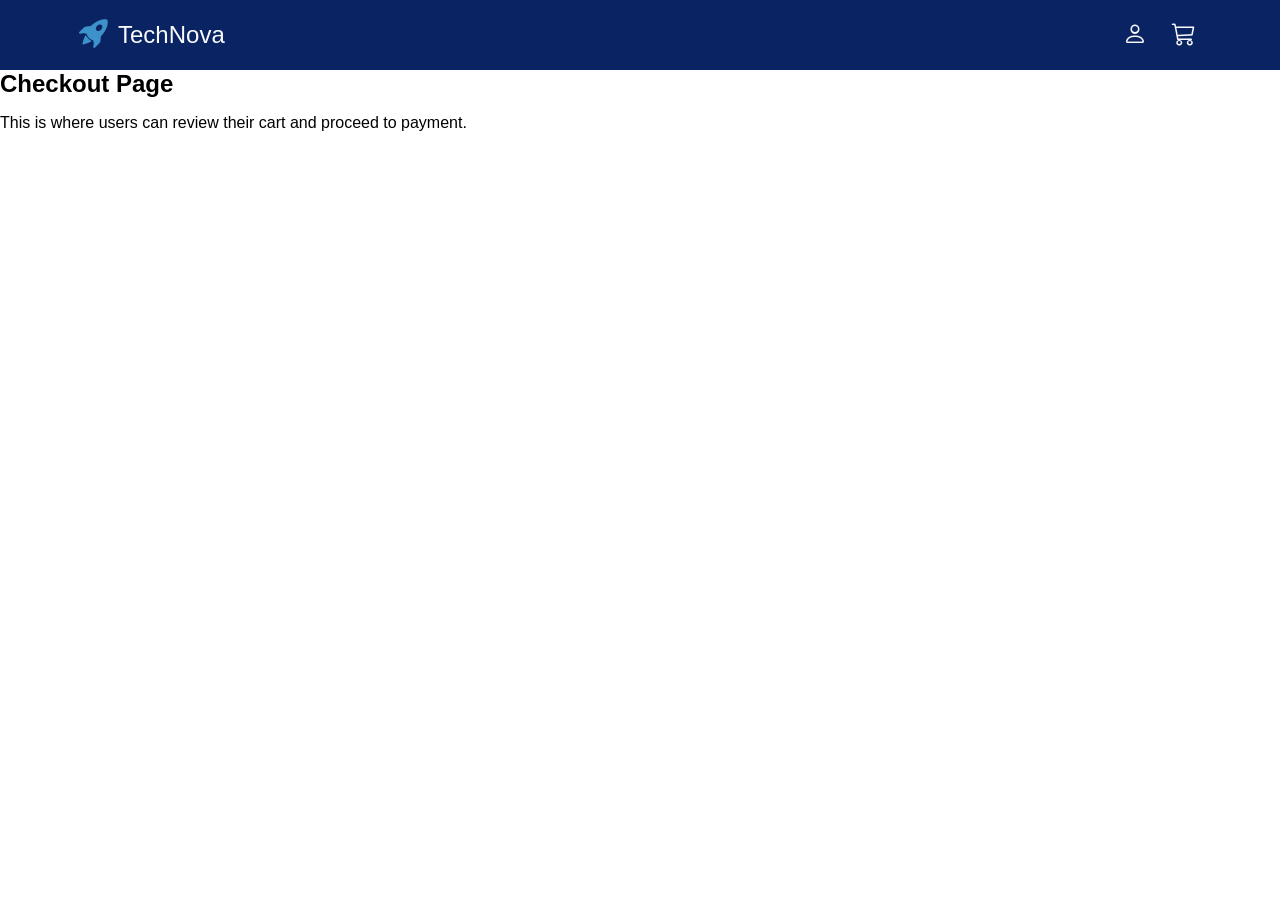
<file: checkout.html>
<!DOCTYPE html>
<html lang="en">
<head>
    <meta charset="UTF-8">
    <meta name="viewport" content="width=device-width, initial-scale=1.0">
        <link rel="stylesheet" href="https://cdn.jsdelivr.net/npm/bootstrap-icons@1.13.1/font/bootstrap-icons.min.css">
    <link rel="stylesheet" href="index.css">
    <link rel="stylesheet" href="responsive.css">
    <title>CheckOut</title>
</head>
<body>
    <!--Nav Bar Code-->
    <div class="navbar">
        <div class="container">
            <a href="index.html" class="logo">
                <i class="bi bi-rocket-takeoff-fill"></i>
                <span>TechNova</span>
            </a>
            <div class="btn1-2">
                <a href="login.html"><i class="bi bi-person"></i></a>
                <i class="bi bi-cart3"></i>
            </div>
        </div>
    </div>

    <!--Checkout Section-->
    <section class="checkout-section">
        <div class="checkout-container">
            <h1>Checkout Page</h1>
            <p>This is where users can review their cart and proceed to payment.</p>
        </div>
    </section>

    <!--Bottom Navigation Bar for Mobile-->
    <section id="phone-nav">
        <div class="icon-cont">
            <ul class="icon-list" >
                <li><a href="index.html"><i class="bi bi-house"></i></a></li>
                <li><a href="categories.html"><i class="bi bi-grid"></i></a></li>
                <li><a href="login.html"><i class="bi bi-person"></i></a></li>
                <li><a href="checkout.html"><i class="bi bi-cart"></i></a></li>
            </ul>
        </div>
    </section>
</body>
</html>
</file>
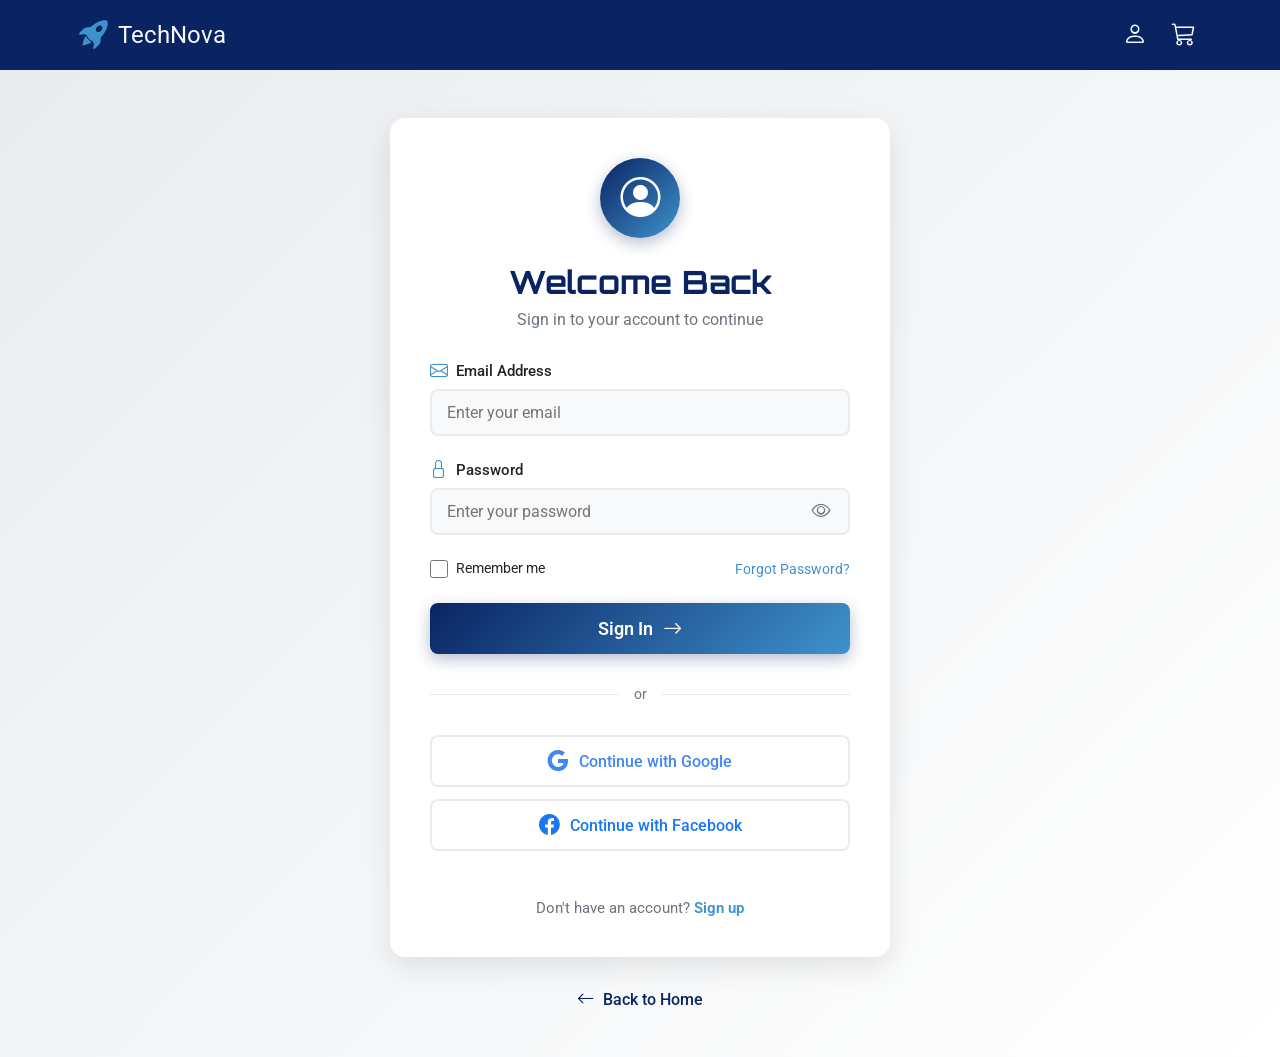
<file: login.html>
<!DOCTYPE html>
<html lang="en">
<head>
    <meta charset="UTF-8">
    <meta name="viewport" content="width=device-width, initial-scale=1.0">
    <link rel="stylesheet" href="https://cdn.jsdelivr.net/npm/bootstrap-icons@1.13.1/font/bootstrap-icons.min.css">
    <link rel="preconnect" href="https://fonts.googleapis.com">
    <link rel="preconnect" href="https://fonts.gstatic.com" crossorigin>
    <link href="https://fonts.googleapis.com/css2?family=Roboto:ital,wght@0,100..900;1,100..900&display=swap" rel="stylesheet">
    <link href="https://fonts.googleapis.com/css2?family=Orbitron:wght@400..900&family=Roboto:ital,wght@0,100..900;1,100..900&display=swap" rel="stylesheet">
    <link rel="stylesheet" href="login_signup.css">
    <link rel="stylesheet" href="index.css">
    <link rel="stylesheet" href="responsive.css">
    <title>Login - TechNova</title>
</head>
<body class="login-page">
    <!--Nav Bar Code-->
    <div class="navbar">
        <div class="container">
            <a href="index.html" class="logo">
                <i class="bi bi-rocket-takeoff-fill"></i>
                <span>TechNova</span>
            </a>
            <div class="btn1-2">
                <i class="bi bi-person"></i>
                <a href="checkout.html"><i class="bi bi-cart3"></i></a>
            </div>
        </div>
    </div>

    <!--Login Section-->
    <section class="login-section">
        <div class="login-container">
            <div class="login-card">
                <div class="login-header">
                    <div class="login-icon">
                        <i class="bi bi-person-circle"></i>
                    </div>
                    <h1>Welcome Back</h1>
                    <p>Sign in to your account to continue</p>
                </div>

                <form class="login-form" id="loginForm">
                    <div class="form-group">
                        <label for="email">
                            <i class="bi bi-envelope"></i>
                            Email Address
                        </label>
                        <input 
                            type="email" 
                            id="email" 
                            name="email" 
                            placeholder="Enter your email"
                            required
                        >
                    </div>

                    <div class="form-group">
                        <label for="password">
                            <i class="bi bi-lock"></i>
                            Password
                        </label>
                        <div class="password-input-wrapper">
                            <input 
                                type="password" 
                                id="password" 
                                name="password" 
                                placeholder="Enter your password"
                                required
                            >
                            <button type="button" class="password-toggle" id="passwordToggle">
                                <i class="bi bi-eye"></i>
                            </button>
                        </div>
                    </div>

                    <div class="form-options">
                        <label class="remember-me">
                            <input type="checkbox" id="remember">
                            <span>Remember me</span>
                        </label>
                        <a href="#" class="forgot-password">Forgot Password?</a>
                    </div>

                    <button type="submit" class="login-btn">
                        <span>Sign In</span>
                        <i class="bi bi-arrow-right"></i>
                    </button>

                    <div class="divider">
                        <span>or</span>
                    </div>

                    <div class="social-login">
                        <button type="button" class="social-btn google-btn">
                            <i class="bi bi-google"></i>
                            <span>Continue with Google</span>
                        </button>
                        <button type="button" class="social-btn facebook-btn">
                            <i class="bi bi-facebook"></i>
                            <span>Continue with Facebook</span>
                        </button>
                    </div>

                    <div class="signup-link">
                        <p>Don't have an account? <a href="signup.html">Sign up</a></p>
                    </div>
                </form>
            </div>

            <div class="login-back-link">
                <a href="index.html">
                    <i class="bi bi-arrow-left"></i>
                    Back to Home
                </a>
            </div>
        </div>
    </section>

    <script>
        // Password toggle functionality
        const passwordToggle = document.getElementById('passwordToggle');
        const passwordInput = document.getElementById('password');

        passwordToggle.addEventListener('click', () => {
            const type = passwordInput.getAttribute('type') === 'password' ? 'text' : 'password';
            passwordInput.setAttribute('type', type);
            
            const icon = passwordToggle.querySelector('i');
            icon.classList.toggle('bi-eye');
            icon.classList.toggle('bi-eye-slash');
        });

        // Form submission
        document.getElementById('loginForm').addEventListener('submit', (e) => {
            e.preventDefault();
            // Add your login logic here
            console.log('Login form submitted');
        });
    </script>
</body>
</html>
</file>
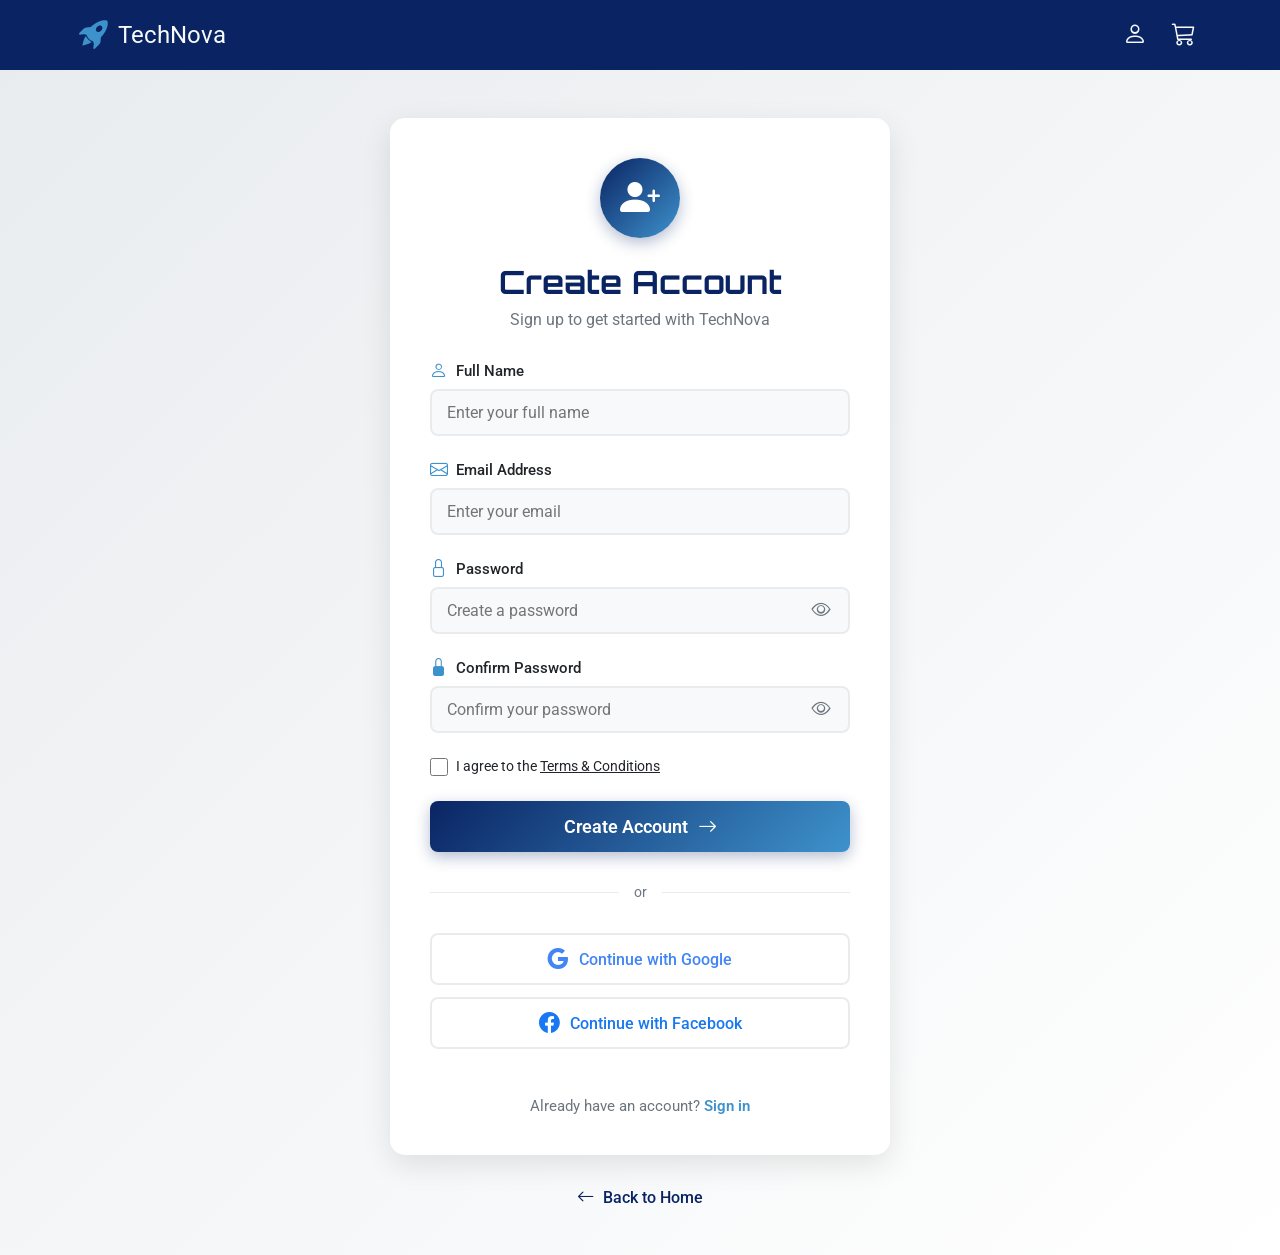
<file: signup.html>
<!DOCTYPE html>
<html lang="en">
<head>
    <meta charset="UTF-8">
    <meta name="viewport" content="width=device-width, initial-scale=1.0">
    <link rel="stylesheet" href="https://cdn.jsdelivr.net/npm/bootstrap-icons@1.13.1/font/bootstrap-icons.min.css">
    <link rel="preconnect" href="https://fonts.googleapis.com">
    <link rel="preconnect" href="https://fonts.gstatic.com" crossorigin>
    <link href="https://fonts.googleapis.com/css2?family=Roboto:ital,wght@0,100..900;1,100..900&display=swap" rel="stylesheet">
    <link href="https://fonts.googleapis.com/css2?family=Orbitron:wght@400..900&family=Roboto:ital,wght@0,100..900;1,100..900&display=swap" rel="stylesheet">
    <link rel="stylesheet" href="index.css">
    <link rel="stylesheet" href="login_signup.css">
    <link rel="stylesheet" href="responsive.css">
    <title>Sign Up - TechNova</title>
</head>
<body class="login-page">
    <!--Nav Bar Code-->
    <div class="navbar">
        <div class="container">
            <a href="index.html" class="logo">
                <i class="bi bi-rocket-takeoff-fill"></i>
                <span>TechNova</span>
            </a>
            <div class="btn1-2">
                <a href="login.html"><i class="bi bi-person"></i></a>
                <a href="index.html"><i class="bi bi-cart3"></i></a>
            </div>
        </div>
    </div>

    <!--Signup Section-->
    <section class="login-section">
        <div class="login-container">
            <div class="login-card">
                <div class="login-header">
                    <div class="login-icon">
                        <i class="bi bi-person-plus-fill"></i>
                    </div>
                    <h1>Create Account</h1>
                    <p>Sign up to get started with TechNova</p>
                </div>

                <form class="login-form" id="signupForm">
                    <div class="form-group">
                        <label for="fullName">
                            <i class="bi bi-person"></i>
                            Full Name
                        </label>
                        <input 
                            type="text" 
                            id="fullName" 
                            name="fullName" 
                            placeholder="Enter your full name"
                            required
                        >
                    </div>

                    <div class="form-group">
                        <label for="email">
                            <i class="bi bi-envelope"></i>
                            Email Address
                        </label>
                        <input 
                            type="email" 
                            id="email" 
                            name="email" 
                            placeholder="Enter your email"
                            required
                        >
                    </div>

                    <div class="form-group">
                        <label for="password">
                            <i class="bi bi-lock"></i>
                            Password
                        </label>
                        <div class="password-input-wrapper">
                            <input 
                                type="password" 
                                id="password" 
                                name="password" 
                                placeholder="Create a password"
                                required
                                minlength="8"
                            >
                            <button type="button" class="password-toggle" id="passwordToggle">
                                <i class="bi bi-eye"></i>
                            </button>
                        </div>
                    </div>

                    <div class="form-group">
                        <label for="confirmPassword">
                            <i class="bi bi-lock-fill"></i>
                            Confirm Password
                        </label>
                        <div class="password-input-wrapper">
                            <input 
                                type="password" 
                                id="confirmPassword" 
                                name="confirmPassword" 
                                placeholder="Confirm your password"
                                required
                            >
                            <button type="button" class="password-toggle" id="confirmPasswordToggle">
                                <i class="bi bi-eye"></i>
                            </button>
                        </div>
                    </div>

                    <div class="form-options signup-options">
                        <label class="remember-me">
                            <input type="checkbox" id="terms" required>
                            <span>I agree to the <a href="#" class="terms-link">Terms & Conditions</a></span>
                        </label>
                    </div>

                    <button type="submit" class="login-btn">
                        <span>Create Account</span>
                        <i class="bi bi-arrow-right"></i>
                    </button>

                    <div class="divider">
                        <span>or</span>
                    </div>

                    <div class="social-login">
                        <button type="button" class="social-btn google-btn">
                            <i class="bi bi-google"></i>
                            <span>Continue with Google</span>
                        </button>
                        <button type="button" class="social-btn facebook-btn">
                            <i class="bi bi-facebook"></i>
                            <span>Continue with Facebook</span>
                        </button>
                    </div>

                    <div class="signup-link">
                        <p>Already have an account? <a href="login.html">Sign in</a></p>
                    </div>
                </form>
            </div>

            <div class="login-back-link">
                <a href="index.html">
                    <i class="bi bi-arrow-left"></i>
                    Back to Home
                </a>
            </div>
        </div>
    </section>

    <script>
        // Password toggle functionality
        const passwordToggle = document.getElementById('passwordToggle');
        const passwordInput = document.getElementById('password');
        const confirmPasswordToggle = document.getElementById('confirmPasswordToggle');
        const confirmPasswordInput = document.getElementById('confirmPassword');

        passwordToggle.addEventListener('click', () => {
            const type = passwordInput.getAttribute('type') === 'password' ? 'text' : 'password';
            passwordInput.setAttribute('type', type);
            
            const icon = passwordToggle.querySelector('i');
            icon.classList.toggle('bi-eye');
            icon.classList.toggle('bi-eye-slash');
        });

        confirmPasswordToggle.addEventListener('click', () => {
            const type = confirmPasswordInput.getAttribute('type') === 'password' ? 'text' : 'password';
            confirmPasswordInput.setAttribute('type', type);
            
            const icon = confirmPasswordToggle.querySelector('i');
            icon.classList.toggle('bi-eye');
            icon.classList.toggle('bi-eye-slash');
        });

        // Form validation
        document.getElementById('signupForm').addEventListener('submit', (e) => {
            e.preventDefault();
            
            const password = passwordInput.value;
            const confirmPassword = confirmPasswordInput.value;
            
            if (password !== confirmPassword) {
                alert('Passwords do not match!');
                confirmPasswordInput.focus();
                return;
            }
            
            if (password.length < 8) {
                alert('Password must be at least 8 characters long!');
                passwordInput.focus();
                return;
            }
            
            // Add your signup logic here
            console.log('Signup form submitted');
            alert('Account created successfully!');
        });
    </script>
</body>
</html>
</file>
<file: index.css>
:root{
    --primary-color:#0A2463;
    --secondary-color:#3E92CC;
    --light: #f8f9fa;
    --accent: #D8315B;
    --dark: #212529;
    --grey: #6C757D;
    --light-gray: #E9ECEF;
}

*{
    margin: 0px;
    padding: 0px;
    box-sizing: border-box;
}

body{
    font-family: 'Roboto', sans-serif;
}

a{
    text-decoration: none;
}

h1, h2, h3, h4, h5, h6{
    font-family: 'Orbitron', sans-serif;
    font-weight: 700;
    margin-bottom: 1rem;
}

.container{
    display: flex;
    width: 90%;
    max-width: 1200px;
    padding: 0 15px;
    margin: 0 auto;
}

.navbar{
    position: sticky;
    top: 0;
    z-index: 1000;
    flex-direction: row;
    padding: 1rem 0;
    background-color: var(--primary-color);
    color: var(--light);
}

.navbar .container{
    display: flex;
    justify-content: space-between;
    align-items: center;
}

/* Navbar without searchbar (for login/signup pages) */
.navbar .container:not(:has(.searchbar)),
.login-page .navbar .container {
    justify-content: space-between;
}

.navbar .logo{
    display: flex;
    flex-direction: row;
    align-items: center;
    margin-right: 10px;
    font-size: 1.5rem;
    text-decoration: none;
    color: inherit;
}

.navbar .logo:hover {
    opacity: 0.9;
}

.logo i{
    color: var(--secondary-color);
    font-size: 1.8rem;
    margin-right: 10px;
}

.conection{
    display: flex;
    flex-direction: row;
    align-items: center;
    justify-content: center;
    gap: 20px;

    width: 100%;
}

.searchbar{
    display: flex;
    width: 50%;
    margin-right: 2%;
}

.searchbar input{
    width: 100%;
    padding: 10px 15px;
    border: none;
    border-radius: 4px 0 0 4px;
    font-size: 1rem;
}

.searchbar button{
    background-color: var(--secondary-color);
    color: white;
    border: none;
    border-radius: 0px 4px 4px 0px;
    padding: 0 15px;
    cursor: pointer;
}

.btn1-2{
    display: flex;
    align-items: center;
    gap: 15px;
}

.btn1-2 i{
    font-size: 1.5rem;
    padding: 5px;
    cursor: pointer;
    font-weight: 500;
    transition: color 0.5s ease;
}

 .btn1-2 .btn1{
    font-size: 1.8rem;
}

.btn1-2 .btn2{
    font-size: 1.6rem;
}

.btn1-2 a {
    display: inline-flex;
    color: inherit;
    text-decoration: none;
}

.btn1-2 i:hover{
    color: var(--secondary-color);
}

.btn1-2 a:hover i {
    color: var(--secondary-color);
}

/*Shop by category section code*/

.categories{
    background-color: white;
    padding: 5rem 0;
}

.categories .container{
    display: flex;
    flex-direction: column;
    align-items: center;
}

.categories h1{
    color: var(--primary-color);
    margin-bottom: 0.8%;
}

hr{
    width: 10%;
    text-align: center;
    height: 5px;
    background-color: var(--accent);
    border: none;
    border-radius: 5px;
    margin-bottom: 3%;
}

.cards{
    display: flex;
    flex-direction: row;
    width: 100%;
    justify-content: space-around;
}

.cards .card{
    position: relative;
    display: flex;
    flex-direction: column;
    width: 25%;
    border-radius: 10px;
    overflow: hidden;
    box-shadow: 0px 8px 8px 0px rgba(0,0,0,0.4);
    margin: 0 0.8rem;
}

.card img{
    width: 100%;
    height: 200px;
    object-fit: cover;
    display: block;
}

.card-info{
    position: absolute;
    bottom: 0;
    left: 0;
    right: 0;
    color: white;
    padding: 1rem;
    background: linear-gradient(to top, rgba(0,0,0, 0.8), transparent);
}

.card-info a {
    color: var(--secondary-color);
    font-weight: 500;
    display: flex;
    align-items: center;
}

.card-info a i{
    margin-left: 5px;
    font-size: 2rem;
    transition: transform 0.3s ease;
}

.card:hover{
    transform: translateY(-5px);
    transition:  0.3s ease;
}

.card:hover .card-info a i{
    transform: translateX(5px);
}

/* Deal of the day section */

.DealOfTheDay{
    background-color: var(--light-gray);
    padding: 2rem 0;
}

.deal-sec{
    display: flex;
    flex-direction: column;
    align-items: center;
}

.info-container{
    display: flex;
    background-color: white;
    width: 100%;
    justify-content: space-around;
    padding: 2rem 0;
    border-radius: 10px;
    box-shadow: 2px 2px 8px 0px rgba(0,0,0,0.3);
}

.info-container .image{
    position: relative;
    width: 30%;
}

.info-container .image img{
    width: 100%;
}

.discount-tag{
    position: absolute;
    top: 0;
    right: 0;
    background-color: var(--accent);
    color: white;
    padding: 7px 12px;
    font-weight: bolder;
    font-size: 1.2rem;
    border-radius: 5px;
}

.text-holder{
    display: flex;
    flex-direction: column;
    justify-content: center;
}

.text-holder h1{
    margin: 0 0 5% 0;
}

.review{
    display: flex;
    flex-direction: row;
    align-items: center;
    margin:  0;
}

.review i{
    color: orange;
    font-size: 1.3rem;
}

.rating{
    color: var(--grey);
    margin: 0 2%;
}

.price{
    display: flex;
    flex-direction: row;
    align-items: center;
}

.original-price{
    text-decoration: line-through;
    font-size: 1.3rem;
    color: var(--grey);
    margin: 0;
}

.discount-price{
    color: var(--accent);
    font-size: 2rem;
    font-weight: bolder;
    margin: 0 2%;
}

.countdown{
    display: flex;
    flex-direction: column;
    margin: 5% 0 0% 0;
}

.timer{
    font-size: 1.4rem;
    font-weight: 600;
    color: var(--primary-color);
    margin: 2% 0;
}

.btn{
    background-color: var(--accent);
    color: white;
    width: 30%;
    font-weight: bold;
    text-align: center;
    padding: 1.2rem ;
    border-radius: 10px;
    font-size: 1.2rem;
    margin: 5% 0;
}

/*Featured product section*/

.featuredproductsection{
    /*background-color: var(--light);*/
    padding: 4rem 0;
}

.featuredproductsection .container{
    display: flex;
    flex-direction: column;
    align-items: center;
}

.products{
    display: grid;
    grid-template-columns: repeat(4, 1fr);
    gap: 1.5rem;
}

.product{
    align-items: center;
    background-color: white;
    border-radius: 10px;
    overflow: hidden;
    box-shadow: 0px 4px 8px rgba(0,0,0,0.1);
    transition: transform 0.3s ease, box-shadow 0.3s ease;
}

.product:hover{
    transform: translateY(-5px);
    box-shadow: 0px 8px 16px rgba(0,0,0,0.15);
}

.product-image{
    position: relative;
    overflow: hidden;
    height: 200px;
}

.product-image img{
    width: 100%;
    height: 100%;
    object-fit: contain;
    transition: transform 0.5s ease;
}

.product:hover .product-image img{
    transform: scale(1.05);
}

.action-buttons{
    position: absolute;
    top: 10px;
    right: 10px;
    display: flex;
    flex-direction: column;
    gap: 10px;
    opacity: 0;
    transition: transform 0.3s ease;
}

.product:hover .action-buttons{
    opacity: 1;
}

.wishlist, .view{
    background-color: white;
    width: 36px;
    height: 36px;
    color: var(--primary-color);
    border: none;
    border-radius: 50%;
    cursor: pointer;
    display: flex;
    align-items: center;
    justify-content: center;
    box-shadow: 0px 2px 5px rgba(0,0,0,0.2);
    transition: all 0.3s ease;
}

.wishlist:hover{
    background-color: var(--accent);
    color: white;
}

.view:hover{
    background-color: var(--secondary-color);
    color: white;
}

.product-info{
    padding: 1.5rem;
}

.product-info h4{
    font-size: 1.5rem;
    margin-bottom: 0.5rem;
}

.price{
    font-size: 1.3rem;
    color: var(--primary-color);
    font-weight: bold;
    margin: 1.2rem 0;
}

.addtocart-btn{
    background-color: var(--primary-color);
    width: 100%;
    padding: 10px;
    color: white;
    border: none;
    border-radius: 5px;
    cursor: pointer;
    transition: background-color 0.3s ease;
}

.addtocart-btn:hover {
    background-color: var(--secondary-color);
}

.view-all-products {
    text-align: center;
    margin-top: 3rem;
}

.view-all-btn {
    display: inline-flex;
    align-items: center;
    gap: 10px;
    padding: 14px 30px;
    background: linear-gradient(135deg, var(--primary-color), var(--secondary-color));
    color: white;
    border-radius: 8px;
    font-size: 1.1rem;
    font-weight: 600;
    text-decoration: none;
    transition: all 0.3s ease;
    box-shadow: 0px 5px 15px rgba(10, 36, 99, 0.3);
}

.view-all-btn:hover {
    transform: translateY(-2px);
    box-shadow: 0px 8px 20px rgba(10, 36, 99, 0.4);
}

.view-all-btn i {
    transition: transform 0.3s ease;
}

.view-all-btn:hover i {
    transform: translateX(5px);
}

/* Newsletter section code */

.newsletter{
    display: flex;
    padding: 4rem 0;
    background-color: var(--primary-color);
    justify-content: center;
}

.newsletter-content{
    margin-top: 1.5rem;
    display: flex;
    flex-direction: column;
    width: 100%;
    align-items: center;
}

.newsletter-content h2{
    color: white;
    font-size: 2.5rem;
    font-weight: bolder;
}

.newsletter-content p{
    color: white;
    font-size: 1.5rem;
}

form{
    display: flex;
    flex-direction: row;
    width: 100%;
    justify-content: center;
    align-items: center;
}

.newsletter input{
    width: 50%;
    padding: 12px 15px;
    border: none;
    margin: 0;
    border-radius: 15px;
    font-size: 1.2rem;
}

.newsletter .btn{
    width: 15%;
    padding: 12px 15px;
    border-radius: 15px;
    font-size: 1.2rem;
    margin-left: 5%;
    border: none;
}

/* Footer section code */

#footer{
    background-color: var(--dark);
    padding: 4rem 0 0 0;
    color: white;
}


.footer-content{
    display: grid;
    grid-template-columns: repeat(4, 1fr);
    gap: 1.5rem;
}

.footer-column{
    display: flex;
    flex-direction: column;
}

.footer-column h4{
    color: var(--secondary-color);
    font-size: 1.6rem;
    font-weight: bold;
}

.footer-column p{
    line-height: 1.6rem;
    padding: 20px 0;
}

.icons ul{
    display: flex;
    flex-direction: row;
    width: 90%;
    justify-content: space-between;
}

.icons ul li{
    display: flex;
    list-style: none;
    margin: 5px;
    width: 40px;
    height: 40px;
    background-color: var(--grey);
    border-radius: 50%;
    align-items: center;
    justify-content: center;
}

.icons ul li  a {
    display: flex;
    color: white;
    font-size: 1.2rem;
    text-align: center;
}

.icons ul li:hover{
    background-color: #3E92CC;
}

.footer-content ul li{
    list-style: none;
    line-height: 2.2rem;
}

.footer-content a{
    color: white;
}

.footer-bottom{
    display: flex;
    flex-direction: row;
    align-items: center;
    justify-content: center;
    text-align: center;
    padding: 0 1rem;
}

.copyright{
    width: 90%;
    margin-top: 2%;
    padding: 2rem;
    font-size: 1.3rem;
    border-top: 2px solid grey; 
    color: grey;
    text-align: center; 
}


/* Scroll Animation Classes */

.scroll-fade-in {
    opacity: 0;
    transform: translateY(30px);
    transition: opacity 0.8s ease, transform 0.8s ease;
}

.scroll-fade-in.visible {
    opacity: 1;
    transform: translateY(0);
}

.scroll-slide-left {
    opacity: 0;
    transform: translateX(-50px);
    transition: opacity 0.8s ease, transform 0.8s ease;
}

.scroll-slide-left.visible {
    opacity: 1;
    transform: translateX(0);
}

.scroll-slide-right {
    opacity: 0;
    transform: translateX(50px);
    transition: opacity 0.8s ease, transform 0.8s ease;
}

.scroll-slide-right.visible {
    opacity: 1;
    transform: translateX(0);
}

.scroll-scale {
    opacity: 0;
    transform: scale(0.9);
    transition: opacity 0.8s ease, transform 0.8s ease;
}

.scroll-scale.visible {
    opacity: 1;
    transform: scale(1);
}

/* Stagger delay for cards */
.card:nth-child(1) { transition-delay: 0.1s; }
.card:nth-child(2) { transition-delay: 0.2s; }
.card:nth-child(3) { transition-delay: 0.3s; }
.card:nth-child(4) { transition-delay: 0.4s; }

/* Stagger delay for products */
.product:nth-child(1) { transition-delay: 0.1s; }
.product:nth-child(2) { transition-delay: 0.2s; }
.product:nth-child(3) { transition-delay: 0.3s; }
.product:nth-child(4) { transition-delay: 0.4s; }
.product:nth-child(5) { transition-delay: 0.5s; }
.product:nth-child(6) { transition-delay: 0.6s; }
.product:nth-child(7) { transition-delay: 0.7s; }
.product:nth-child(8) { transition-delay: 0.8s; }
.product:nth-child(9) { transition-delay: 0.9s; }
.product:nth-child(10) { transition-delay: 1s; }
.product:nth-child(11) { transition-delay: 1.1s; }
.product:nth-child(12) { transition-delay: 1.2s; }

/* Products Page Header */
.products-page-header {
    background: linear-gradient(135deg, var(--primary-color), var(--secondary-color));
    color: white;
    padding: 4rem 0;
    text-align: center;
}

.products-page-header h1 {
    color: white;
    font-size: 2.5rem;
    margin-bottom: 1rem;
}

.products-page-header p {
    font-size: 1.2rem;
    color: rgba(255, 255, 255, 0.9);
    margin-bottom: 1.5rem;
}

.products-page-header hr {
    width: 80px;
    height: 4px;
    background-color: var(--accent);
    border: none;
    border-radius: 5px;
    margin: 0 auto;
}

 

/* Bottom Mobile Navigation Bar */

#phone-nav{
    display: none;
    position: fixed;
    bottom: 0;
    background-color: white;
    width: 100%;
    box-shadow: 0px -2px 8px rgba(0,0,0,0.2);
    z-index: 1000;
    padding: 10px 0;
}

.icon-cont{
    display: flex;
    justify-content: center;
    width: 100%;
}

.icon-list{
    display: flex;
    flex-direction: row;
    width: 100%;
    gap: 20px;
    list-style: none;
    justify-content: space-around;
    height: 50px;
    align-items: center;
}

.icon-list li i{
    display: flex;
    flex-direction: column;
    font-size: 2.1rem;
    color: var(--primary-color);
}
</file>
<file: responsive.css>
/* ========================================
   RESPONSIVE STYLES
   Mobile First Approach
   ======================================== */

/* Tablet Styles (768px - 1024px) */
@media screen and (max-width: 1024px) {
    .container {
        width: 95%;
        padding: 0 10px;
    }

    /* Navbar Tablet */
    .navbar .logo {
        font-size: 1.3rem;
    }

    .logo i {
        font-size: 1.5rem;
    }

    .searchbar {
        width: 35%;
    }

    .searchbar input {
        padding: 8px 12px;
        font-size: 0.9rem;
    }

    /* Categories Tablet */
    .cards {
        flex-wrap: wrap;
        gap: 1rem;
    }

    .cards .card {
        width: 48%;
        margin: 0.5rem 0;
    }

    /* Products Grid Tablet */
    .products {
        grid-template-columns: repeat(2, 1fr);
        gap: 1.2rem;
    }

    /* Deal of the day Tablet */
    .info-container {
        padding: 1.5rem;
    }

    .info-container .image {
        width: 35%;
    }

    .text-holder h1 {
        font-size: 1.5rem;
    }

    .discount-price {
        font-size: 1.6rem;
    }

    .timer {
        font-size: 1.2rem;
    }

    /* Newsletter Tablet */
    .newsletter-content h2 {
        font-size: 2rem;
    }

    .newsletter-content p {
        font-size: 1.2rem;
    }

    .newsletter input {
        width: 45%;
    }

    .newsletter .btn {
        width: 18%;
    }

    /* Footer Tablet */
    .footer-content {
        grid-template-columns: repeat(2, 1fr);
        gap: 2rem;
    }

    /* Products Page Header Tablet */
    .products-page-header {
        padding: 3.5rem 0;
    }

    .products-page-header h1 {
        font-size: 2.2rem;
    }
}

/* Mobile Styles (up to 768px) */
@media screen and (max-width: 768px) {
    .container {
        width: 100%;
        padding: 0 15px;
    }

    /* Navbar Mobile */
    .navbar {
        padding: 0.8rem 0;
    }

    .navbar .container {
        flex-wrap: wrap;
        gap: 10px;
    }

    /* Navbar with searchbar */
    .navbar .container:has(.searchbar) {
        flex-wrap: wrap;
    }

    .navbar .container:has(.searchbar) .logo {
        font-size: 1.2rem;
        width: 100%;
        margin-bottom: 10px;
        justify-content: center;
        order: 1;
    }

    /* Navbar without searchbar (login/signup pages) */
    .navbar .container:not(:has(.searchbar)),
    .login-page .navbar .container {
        flex-wrap: nowrap;
        justify-content: space-between;
    }

    .navbar .container:not(:has(.searchbar)) .logo,
    .login-page .navbar .container .logo {
        font-size: 1.2rem;
        width: auto;
        margin-bottom: 0;
        order: 0;
    }

    .navbar .logo {
        font-size: 1.2rem;
    }


    .logo i {
        font-size: 1.4rem;
    }

    .btn1-2 {
        order: 2;
        gap: 15px;
        width: 100%;
        justify-content: center;
    }

    .searchbar {
        width: 100%;
        order: 3;
        margin: 0 auto;
    }

    .searchbar input {
        padding: 8px 10px;
        font-size: 0.9rem;
    }

    .searchbar button {
        padding: 0 12px;
    }

    .btn1-2 i {
        font-size: 1.3rem;
    }

    /* Categories Mobile */
    .categories {
        padding: 3rem 0;
    }

    .categories h1 {
        font-size: 1.5rem;
        text-align: center;
    }

    hr {
        width: 20%;
        margin-bottom: 2rem;
    }

    .cards {
        flex-direction: column;
        align-items: center;
        width: 100%;
    }

    .cards .card {
        width: 100%;
        max-width: 400px;
        margin: 0.8rem 0;
    }

    .card img {
        height: 180px;
    }

    .card-info {
        padding: 0.8rem;
    }

    .card-info h2 {
        font-size: 1.3rem;
    }

    /* Deal of the day Mobile */
    .DealOfTheDay {
        padding: 2rem 0;
    }

    .deal-sec h1 {
        font-size: 1.5rem;
        text-align: center;
    }

    .info-container {
        flex-direction: column;
        padding: 1.5rem;
        gap: 1.5rem;
    }

    .info-container .image {
        width: 100%;
        max-width: 300px;
        margin: 0 auto;
    }

    .info-container .image img {
        width: 100%;
    }

    .discount-tag {
        font-size: 1rem;
        padding: 5px 10px;
    }

    .text-holder {
        width: 100%;
        text-align: center;
        align-items: center;
    }

    .text-holder h1 {
        font-size: 1.4rem;
        margin-bottom: 1rem;
    }

    .price {
        justify-content: center;
        margin: 1rem 0;
    }

    .original-price {
        font-size: 1.1rem;
    }

    .discount-price {
        font-size: 1.5rem;
    }

    .review {
        justify-content: center;
        margin: 1rem 0;
    }

    .review i {
        font-size: 1.1rem;
    }

    .rating {
        font-size: 0.9rem;
    }

    .countdown {
        align-items: center;
        margin: 1.5rem 0;
    }

    .countdown h4 {
        font-size: 1rem;
        text-align: center;
    }

    .timer {
        font-size: 1.1rem;
        text-align: center;
    }

    .btn {
        width: 100%;
        max-width: 300px;
        padding: 1rem;
        font-size: 1.1rem;
        margin: 1rem auto;
    }

    /* Featured Products Mobile */
    .featuredproductsection {
        padding: 3rem 0;
    }

    .section-title {
        font-size: 1.5rem;
        text-align: center;
    }

    .products {
        grid-template-columns: 1fr;
        gap: 1.5rem;
        width: 100%;
    }

    .product {
        max-width: 400px;
        margin: 0 auto;
    }

    .product-image {
        height: 220px;
    }

    .product-info {
        padding: 1.2rem;
    }

    .product-info h4 {
        font-size: 1.3rem;
    }

    .price {
        font-size: 1.2rem;
    }

    .addtocart-btn {
        padding: 12px;
        font-size: 1rem;
    }

    .view-all-products {
        margin-top: 2rem;
    }

    .view-all-btn {
        padding: 12px 25px;
        font-size: 1rem;
    }

    /* Newsletter Mobile */
    .newsletter {
        padding: 3rem 0;
    }

    .newsletter-content {
        margin-top: 0;
        padding: 0 10px;
    }

    .newsletter-content h2 {
        font-size: 1.5rem;
        text-align: center;
        margin-bottom: 1rem;
    }

    .newsletter-content p {
        font-size: 1rem;
        text-align: center;
        margin-bottom: 1.5rem;
        padding: 0 10px;
    }

    form {
        flex-direction: column;
        width: 100%;
        gap: 1rem;
    }

    .newsletter input {
        width: 100%;
        max-width: 400px;
        padding: 12px 15px;
        font-size: 1rem;
    }

    .newsletter .btn {
        width: 100%;
        max-width: 400px;
        padding: 12px 15px;
        font-size: 1rem;
        margin-left: 0;
    }

    /* Footer Mobile */
    #footer {
        padding: 3rem 0 0 0;
    }

    .footer-content {
        grid-template-columns: 1fr;
        gap: 2rem;
        text-align: center;
    }

    .footer-column {
        align-items: center;
    }

    .footer-column h4 {
        font-size: 1.4rem;
        margin-bottom: 1rem;
    }

    .footer-column p {
        text-align: center;
        padding: 10px 0;
    }

    .icons ul {
        justify-content: center;
        width: 100%;
        max-width: 250px;
        margin: 0 auto;
    }

    .footer-content ul li {
        text-align: center;
        line-height: 1.8rem;
    }

    .footer-bottom {
        flex-direction: column;
    }

    .copyright {
        width: 100%;
        font-size: 1rem;
        padding: 1.5rem;
        text-align: center;
    }
}

/* Small Mobile Styles (up to 480px) */
@media screen and (max-width: 480px) {
    /* Navbar Small Mobile */
    .navbar .logo {
        font-size: 1.1rem;
        order: 1;
    }

    .logo i {
        font-size: 1.2rem;
        margin-right: 5px;
    }

    .btn1-2 {
        width: 100%;
        justify-content: center;
        order: 2;
    }

    .btn1 {
        display: none;
    }

    .btn2{
        display: none;
    }
    
    .btn1-2{
        display: none;
    }

    .searchbar {
        width: 100%;
        order: 3;
    }

    /* Categories Small Mobile */
    .categories h1 {
        font-size: 1.3rem;
    }

    .card-info h2 {
        font-size: 1.2rem;
    }

    .card-info a {
        font-size: 0.9rem;
    }

    /* Deal of the day Small Mobile */
    .deal-sec h1 {
        font-size: 1.3rem;
    }

    .text-holder h1 {
        font-size: 1.2rem;
    }

    .discount-price {
        font-size: 1.3rem;
    }

    .original-price {
        font-size: 1rem;
    }

    .timer {
        font-size: 1rem;
    }

    /* Products Small Mobile */
    .section-title {
        font-size: 1.3rem;
    }

    .product-info h4 {
        font-size: 1.2rem;
    }

    /* Newsletter Small Mobile */
    .newsletter-content h2 {
        font-size: 1.3rem;
    }

    .newsletter-content p {
        font-size: 0.95rem;
    }

    /* Footer Small Mobile */
    .footer-column h4 {
        font-size: 1.2rem;
    }

    .copyright {
        font-size: 0.9rem;
        padding: 1rem;
    }
    /*Bottom Mobile Navigation Bar Adjustments*/
    #phone-nav{
        display: flex;
    }

    #footer{
        margin-bottom: 4rem;
        padding: 2rem 0 0 0;
    }

    .footer-content{
        grid-template-columns: 1fr;
        gap: 2rem;
        text-align: center;
    }

    .copyright{
        width: 100%;
        font-size: 0.9rem;
        padding: 1rem;
        text-align: center;
    }

    .footer-column p{
        padding: 5px 0;
    }

    .footer-bottom{
        margin-bottom: 4rem;
    }

    #phone-nav{
        padding: 5px 0;
    }
}

/* Large Desktop Styles (above 1440px) */
@media screen and (min-width: 1440px) {
    .container {
        max-width: 1400px;
    }

    .products {
        gap: 2rem;
    }

    .cards .card {
        margin: 0 1rem;
    }
}

/* Landscape Mobile Devices */
@media screen and (max-width: 768px) and (orientation: landscape) {
    .categories {
        padding: 2rem 0;
    }

    .featuredproductsection {
        padding: 2rem 0;
    }

    .newsletter {
        padding: 2rem 0;
    }

    #footer {
        padding: 2rem 0 0 0;
    }
}

/* Print Styles */
@media print {
    .navbar,
    .btn1-2,
    .action-buttons,
    .newsletter,
    .footer {
        display: none;
    }

    .container {
        width: 100%;
        max-width: 100%;
    }

    .card,
    .product {
        page-break-inside: avoid;
    }
}

/* ========================================
   LOGIN PAGE RESPONSIVE STYLES
   ======================================== */

/* Tablet Login Styles */
@media screen and (max-width: 1024px) {
    .login-card {
        padding: 2rem;
    }

    .login-header h1 {
        font-size: 1.8rem;
    }
}

/* Mobile Login Styles */
@media screen and (max-width: 768px) {
    .login-section {
        padding: 2rem 1rem;
        min-height: calc(100vh - 70px);
    }

    .login-card {
        padding: 2rem 1.5rem;
    }

    .login-icon {
        width: 70px;
        height: 70px;
        margin-bottom: 1rem;
    }

    .login-icon i {
        font-size: 2rem;
    }

    .login-header h1 {
        font-size: 1.6rem;
    }

    .login-header p {
        font-size: 0.9rem;
    }

    .form-group {
        margin-bottom: 1.2rem;
    }

    .form-group label {
        font-size: 0.9rem;
    }

    .form-group input {
        padding: 11px 13px;
        font-size: 0.95rem;
    }

    .form-options {
        flex-direction: column;
        align-items: flex-start;
        gap: 12px;
    }

    .login-btn {
        padding: 13px;
        font-size: 1rem;
    }

    .social-btn {
        padding: 11px;
        font-size: 0.95rem;
    }

    .social-btn span {
        font-size: 0.9rem;
    }

    .signup-link p {
        font-size: 0.9rem;
    }
}

/* Small Mobile Login Styles */
@media screen and (max-width: 480px) {
    .login-section {
        padding: 1.5rem 0.8rem;
    }

    .login-card {
        padding: 1.5rem 1rem;
        border-radius: 12px;
    }

    .login-icon {
        width: 60px;
        height: 60px;
    }

    .login-icon i {
        font-size: 1.8rem;
    }

    .login-header h1 {
        font-size: 1.4rem;
        margin-bottom: 0.3rem;
    }

    .login-header p {
        font-size: 0.85rem;
    }

    .form-group label {
        font-size: 0.85rem;
    }

    .form-group input {
        padding: 10px 12px;
        font-size: 0.9rem;
    }

    .password-toggle {
        right: 12px;
        font-size: 1.1rem;
    }

    .form-options {
        margin-bottom: 1.2rem;
    }

    .remember-me {
        font-size: 0.85rem;
    }

    .remember-me input[type="checkbox"] {
        width: 16px;
        height: 16px;
    }

    .forgot-password {
        font-size: 0.85rem;
    }

    .login-btn {
        padding: 12px;
        font-size: 0.95rem;
    }

    .divider {
        margin: 1.5rem 0;
    }

    .divider span {
        font-size: 0.85rem;
        padding: 0 12px;
    }

    .social-login {
        gap: 10px;
        margin-bottom: 1.2rem;
    }

    .social-btn {
        padding: 10px;
        font-size: 0.9rem;
    }

    .social-btn i {
        font-size: 1.2rem;
    }

    .social-btn span {
        font-size: 0.85rem;
    }

    .signup-link {
        margin-top: 1.2rem;
    }

    .signup-link p {
        font-size: 0.85rem;
    }

    .login-back-link {
        margin-top: 1.5rem;
    }

    .login-back-link a {
        font-size: 0.9rem;
    }

    /* Signup page specific mobile styles */
    .signup-options {
        justify-content: flex-start !important;
    }

    /* Products Page Header Mobile */
    .products-page-header {
        padding: 2.5rem 0;
    }

    .products-page-header h1 {
        font-size: 1.8rem;
    }

    .products-page-header p {
        font-size: 1rem;
        padding: 0 1rem;
    }

    .products-page-header hr {
        width: 60px;
    }
}

/* Small Mobile Products Page Header */
@media screen and (max-width: 480px) {
    .products-page-header {
        padding: 2rem 0;
    }

    .products-page-header h1 {
        font-size: 1.5rem;
    }

    .products-page-header p {
        font-size: 0.9rem;
    }
}
</file>
<file: login_signup.css>
/* Login Page CSS code */
.login-section {
    min-height: calc(100vh - 80px);
    display: flex;
    align-items: center;
    justify-content: center;
    background: linear-gradient(135deg, var(--light-gray) 0%, #ffffff 100%);
    padding: 3rem 1rem;
    margin-top: 0;
}

.login-container {
    width: 100%;
    max-width: 500px;
    position: relative;
}

.login-card {
    background: white;
    border-radius: 15px;
    box-shadow: 0px 10px 30px rgba(0, 0, 0, 0.1);
    padding: 2.5rem;
    animation: fadeInUp 0.6s ease;
    width: 100%;
    box-sizing: border-box;
    display: block;
}

@keyframes fadeInUp {
    from {
        opacity: 0;
        transform: translateY(20px);
    }
    to {
        opacity: 1;
        transform: translateY(0);
    }
}

.login-header {
    text-align: center;
    margin-bottom: 2rem;
}

.login-icon {
    width: 80px;
    height: 80px;
    margin: 0 auto 1.5rem;
    background: linear-gradient(135deg, var(--primary-color), var(--secondary-color));
    border-radius: 50%;
    display: flex;
    align-items: center;
    justify-content: center;
    box-shadow: 0px 5px 15px rgba(10, 36, 99, 0.3);
}

.login-icon i {
    font-size: 2.5rem;
    color: white;
}

.login-header h1 {
    color: var(--primary-color);
    font-size: 2rem;
    margin-bottom: 0.5rem;
}

.login-header p {
    color: var(--grey);
    font-size: 1rem;
}

.login-form {
    width: 100%;
    display: flex;
    flex-direction: column;
}

.form-group {
    margin-bottom: 1.5rem;
    width: 100%;
    display: flex;
    flex-direction: column;
}

.form-group label {
    display: flex;
    align-items: center;
    gap: 8px;
    color: var(--dark);
    font-weight: 500;
    margin-bottom: 0.5rem;
    font-size: 0.95rem;
}

.form-group label i {
    color: var(--secondary-color);
    font-size: 1.1rem;
}

.form-group input {
    width: 100%;
    padding: 12px 15px;
    border: 2px solid var(--light-gray);
    border-radius: 8px;
    font-size: 1rem;
    font-family: 'Roboto', sans-serif;
    transition: all 0.3s ease;
    background-color: var(--light);
    box-sizing: border-box;
    display: block;
}

.form-group input:focus {
    outline: none;
    border-color: var(--secondary-color);
    background-color: white;
    box-shadow: 0 0 0 3px rgba(62, 146, 204, 0.1);
}

.password-input-wrapper {
    position: relative;
    width: 100%;
    display: block;
}

.password-toggle {
    position: absolute;
    right: 15px;
    top: 50%;
    transform: translateY(-50%);
    background: none;
    border: none;
    color: var(--grey);
    cursor: pointer;
    font-size: 1.2rem;
    padding: 5px;
    transition: color 0.3s ease;
}

.password-toggle:hover {
    color: var(--secondary-color);
}

.form-options {
    display: flex;
    justify-content: space-between;
    align-items: center;
    margin-bottom: 1.5rem;
    flex-wrap: wrap;
    gap: 10px;
    width: 100%;
}

.remember-me {
    display: flex;
    align-items: center;
    gap: 8px;
    cursor: pointer;
    color: var(--dark);
    font-size: 0.9rem;
    white-space: nowrap;
}

.remember-me input[type="checkbox"] {
    width: 18px;
    height: 18px;
    cursor: pointer;
    accent-color: var(--secondary-color);
}

.forgot-password {
    color: var(--secondary-color);
    font-size: 0.9rem;
    transition: color 0.3s ease;
}

.forgot-password:hover {
    color: var(--accent);
}

.login-btn {
    width: 100%;
    padding: 14px;
    background: linear-gradient(135deg, var(--primary-color), var(--secondary-color));
    color: white;
    border: none;
    border-radius: 8px;
    font-size: 1.1rem;
    font-weight: 600;
    cursor: pointer;
    display: flex;
    align-items: center;
    justify-content: center;
    gap: 10px;
    transition: all 0.3s ease;
    font-family: 'Roboto', sans-serif;
    box-shadow: 0px 5px 15px rgba(10, 36, 99, 0.3);
    box-sizing: border-box;
    margin: 0;
}

.login-btn:hover {
    transform: translateY(-2px);
    box-shadow: 0px 8px 20px rgba(10, 36, 99, 0.4);
}

.login-btn:active {
    transform: translateY(0);
}

.login-btn i {
    font-size: 1.2rem;
    transition: transform 0.3s ease;
}

.login-btn:hover i {
    transform: translateX(5px);
}

.divider {
    display: flex;
    align-items: center;
    text-align: center;
    margin: 2rem 0;
    color: var(--grey);
    width: 100%;
}

.divider::before,
.divider::after {
    content: '';
    flex: 1;
    border-bottom: 1px solid var(--light-gray);
}

.divider span {
    padding: 0 15px;
    font-size: 0.9rem;
}

.social-login {
    display: flex;
    flex-direction: column;
    gap: 12px;
    margin-bottom: 1.5rem;
    width: 100%;
}

.social-btn {
    width: 100%;
    padding: 12px;
    border: 2px solid var(--light-gray);
    border-radius: 8px;
    background: white;
    font-size: 1rem;
    cursor: pointer;
    display: flex;
    align-items: center;
    justify-content: center;
    gap: 10px;
    transition: all 0.3s ease;
    font-family: 'Roboto', sans-serif;
    font-weight: 500;
    box-sizing: border-box;
}

.social-btn:hover {
    border-color: var(--secondary-color);
    transform: translateY(-2px);
    box-shadow: 0px 5px 10px rgba(0, 0, 0, 0.1);
}

.google-btn {
    color: #4285F4;
}

.google-btn:hover {
    background-color: #f8f9ff;
}

.facebook-btn {
    color: #1877F2;
}

.facebook-btn:hover {
    background-color: #f0f4ff;
}

.social-btn i {
    font-size: 1.3rem;
}

.signup-link {
    text-align: center;
    margin-top: 1.5rem;
    width: 100%;
}

.signup-link p {
    color: var(--grey);
    font-size: 0.95rem;
}

.signup-link a {
    color: var(--secondary-color);
    font-weight: 600;
    transition: color 0.3s ease;
}

.signup-link a:hover {
    color: var(--accent);
}

.login-back-link {
    text-align: center;
    margin-top: 2rem;
}

.login-back-link a {
    display: inline-flex;
    align-items: center;
    gap: 8px;
    color: var(--primary-color);
    font-weight: 500;
    transition: all 0.3s ease;
}

.login-back-link a:hover {
    color: var(--secondary-color);
    transform: translateX(-5px);
}

.login-back-link a i {
    font-size: 1.1rem;
}

/* Signup Page Specific Styles */
.signup-options {
    justify-content: flex-start !important;
}

.terms-link {
    color: var(--secondary-color);
    text-decoration: underline;
    transition: color 0.3s ease;
}

.terms-link:hover {
    color: var(--accent);
}

.remember-me span {
    line-height: 1.4;
}

.remember-me a {
    color: inherit;
}
</file>
